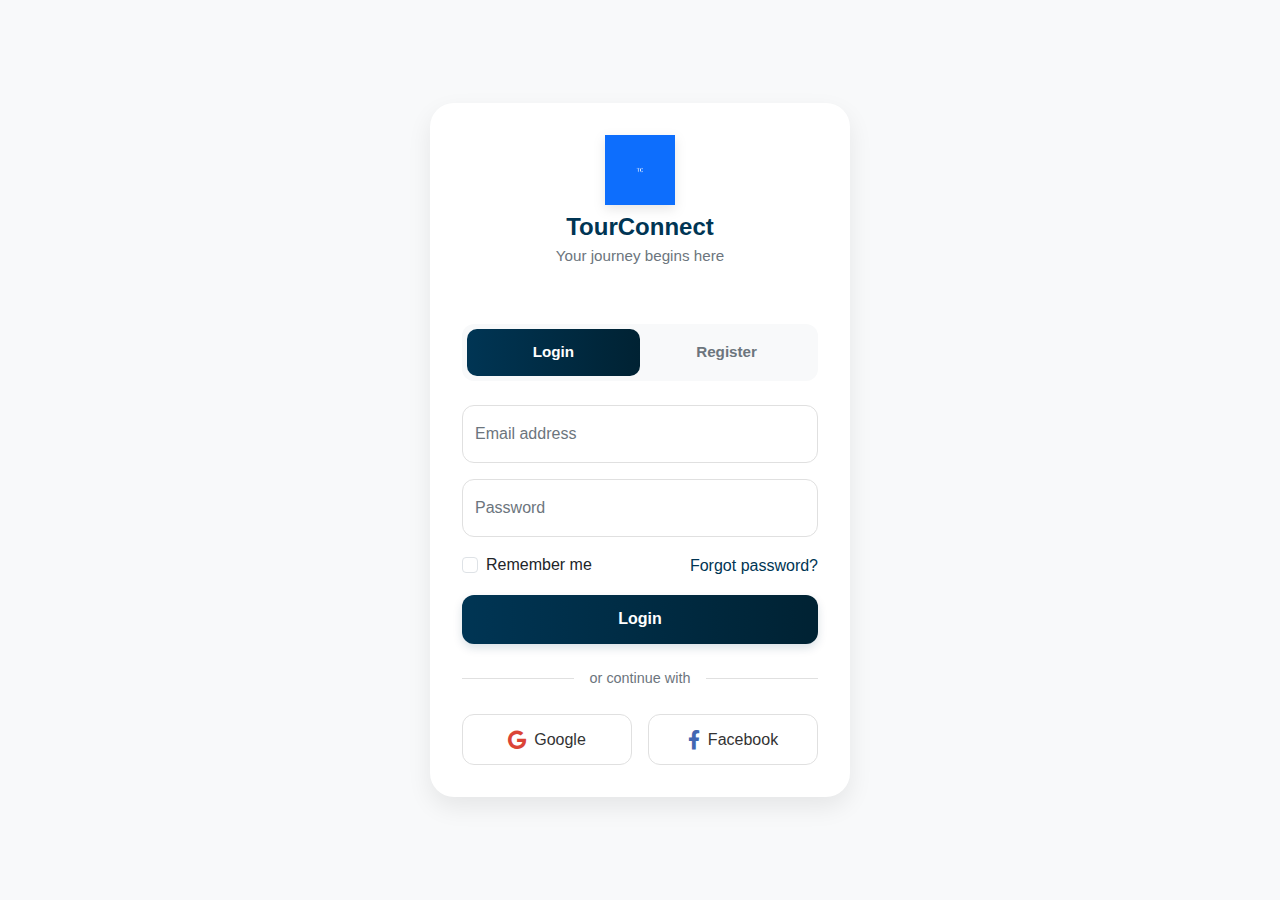
<file: auth.html>
<!DOCTYPE html>
<html lang="en">
<head>
    <meta charset="UTF-8">
    <meta name="viewport" content="width=device-width, initial-scale=1.0, maximum-scale=1.0, user-scalable=no">
    <meta name="theme-color" content="#003554">
    <meta name="apple-mobile-web-app-capable" content="yes">
    <meta name="apple-mobile-web-app-status-bar-style" content="black-translucent">
    <meta name="apple-mobile-web-app-title" content="TourConnect">
    <link rel="manifest" href="manifest.json">
    <link rel="apple-touch-icon" href="images/icons/icon-192x192.png">
    <title>Login & Register - TourConnect</title>
    <!-- Bootstrap CSS -->
    <link href="https://cdn.jsdelivr.net/npm/bootstrap@5.3.0/dist/css/bootstrap.min.css" rel="stylesheet">
    <!-- Custom CSS -->
    <link href="css/colors.css" rel="stylesheet">
    <link href="css/style.css" rel="stylesheet">
    <link href="css/mobile-app.css" rel="stylesheet">
    <!-- Font Awesome -->
    <link rel="stylesheet" href="https://cdnjs.cloudflare.com/ajax/libs/font-awesome/6.0.0/css/all.min.css">
    <!-- Hammer.js for touch gestures -->
    <script src="https://hammerjs.github.io/dist/hammer.min.js"></script>
    <style>
        /* Auth Page Specific Styles */
        body {
            background-color: #f8f9fa;
            min-height: 100vh;
            display: flex;
            flex-direction: column;
            touch-action: manipulation;
        }
        
        .auth-container {
            flex: 1;
            display: flex;
            align-items: center;
            justify-content: center;
            padding: 1.5rem;
        }
        
        .auth-card {
            width: 100%;
            max-width: 420px;
            border-radius: 24px;
            overflow: hidden;
            box-shadow: 0 10px 25px rgba(0,0,0,0.08);
            border: none;
            background-color: white;
        }
        
        .auth-header {
            padding: 2rem 0 1rem;
            text-align: center;
        }
        
        .auth-logo {
            width: 70px;
            height: 70px;
            margin-bottom: 0.5rem;
            filter: drop-shadow(0 4px 6px rgba(0,0,0,0.1));
        }
        
        .auth-title {
            font-size: 1.5rem;
            font-weight: 700;
            color: var(--primary);
            margin-bottom: 0;
        }
        
        .auth-subtitle {
            font-size: 0.95rem;
            color: #6c757d;
            margin-top: 0.25rem;
        }
        
        .auth-tabs {
            display: flex;
            margin: 1.5rem 2rem;
            background-color: #f8f9fa;
            border-radius: 12px;
            padding: 0.3rem;
            position: relative;
            z-index: 1;
        }
        
        .auth-tab {
            flex: 1;
            text-align: center;
            padding: 0.75rem 0;
            font-weight: 600;
            font-size: 0.95rem;
            color: #6c757d;
            cursor: pointer;
            border-radius: 10px;
            transition: all 0.3s ease;
            position: relative;
            z-index: 2;
            -webkit-tap-highlight-color: transparent;
            user-select: none;
        }
        
        .auth-tab.active {
            color: white;
        }
        
        .tab-indicator {
            position: absolute;
            height: calc(100% - 0.6rem);
            width: calc(50% - 0.3rem);
            background-image: linear-gradient(to right, var(--primary), var(--primary-dark));
            border-radius: 10px;
            top: 0.3rem;
            left: 0.3rem;
            transition: transform 0.5s cubic-bezier(0.25, 0.1, 0.25, 1);
            z-index: 1;
        }
        
        .tab-indicator.register {
            transform: translateX(100%);
        }
        
        .auth-form-container {
            padding: 0 2rem 2rem;
        }
        
        .auth-form {
            display: none;
            opacity: 0;
            transform: translateY(10px);
            transition: opacity 0.5s ease, transform 0.5s ease;
            position: absolute;
            width: 100%;
            left: 0;
            right: 0;
            padding: 0 2rem;
        }
        
        .auth-form.active {
            display: block;
            opacity: 1;
            transform: translateY(0);
            position: relative;
            padding: 0;
        }
        
        .form-floating {
            margin-bottom: 1rem;
        }
        
        .form-floating > .form-control {
            padding: 1rem 0.75rem;
            height: calc(3.5rem + 2px);
            border-radius: 12px;
            border: 1px solid #e0e0e0;
            box-shadow: none;
        }
        
        .form-floating > .form-control:focus {
            border-color: var(--primary-light);
            box-shadow: 0 0 0 0.25rem rgba(0, 53, 84, 0.1);
        }
        
        .form-floating > label {
            padding: 1rem 0.75rem;
            color: #6c757d;
        }
        
        .form-check-input:checked {
            background-color: var(--primary);
            border-color: var(--primary);
        }
        
        .btn-auth {
            border-radius: 12px;
            padding: 0.8rem;
            font-weight: 600;
            font-size: 1rem;
            box-shadow: 0 4px 10px rgba(0, 53, 84, 0.15);
            transition: all 0.3s ease;
            background-image: linear-gradient(to right, var(--primary), var(--primary-dark));
            border: none;
            margin-top: 0.5rem;
        }
        
        .btn-auth:hover {
            transform: translateY(-2px);
            box-shadow: 0 6px 15px rgba(0, 53, 84, 0.2);
        }
        
        .btn-auth:active {
            transform: translateY(0);
        }
        
        .auth-divider {
            display: flex;
            align-items: center;
            margin: 1.5rem 0;
            color: #6c757d;
        }
        
        .auth-divider::before,
        .auth-divider::after {
            content: '';
            flex: 1;
            height: 1px;
            background-color: #e0e0e0;
        }
        
        .auth-divider span {
            padding: 0 1rem;
            font-size: 0.9rem;
        }
        
        .social-login {
            display: flex;
            gap: 1rem;
        }
        
        .social-btn {
            flex: 1;
            display: flex;
            align-items: center;
            justify-content: center;
            padding: 0.8rem;
            border-radius: 12px;
            background-color: white;
            border: 1px solid #e0e0e0;
            color: #333;
            font-weight: 500;
            transition: all 0.3s ease;
            -webkit-tap-highlight-color: transparent;
        }
        
        .social-btn:hover {
            background-color: #f8f9fa;
            transform: translateY(-2px);
            box-shadow: 0 4px 8px rgba(0,0,0,0.05);
        }
        
        .social-btn i {
            font-size: 1.2rem;
            margin-right: 0.5rem;
        }
        
        .social-btn.google i {
            color: #DB4437;
        }
        
        .social-btn.facebook i {
            color: #4267B2;
        }
        
        .auth-footer {
            text-align: center;
            margin-top: 1.5rem;
            font-size: 0.9rem;
            color: #6c757d;
        }
        
        .auth-footer a {
            color: var(--primary);
            text-decoration: none;
            font-weight: 600;
        }
        
        /* Removed Account Type Selection */
        
        /* Responsive adjustments */
        @media (max-width: 576px) {
            .auth-container {
                padding: 1rem;
            }
            
            .auth-card {
                border-radius: 20px;
            }
            
            .auth-tabs {
                margin: 1.25rem 1.5rem;
            }
            
            .auth-form-container {
                padding: 0 1.5rem 1.5rem;
            }
        }
    </style>
</head>
<body>
    <!-- Auth Container -->
    <div class="auth-container">
        <div class="auth-card card">
            <!-- Auth Header -->
            <div class="auth-header">
                <img src="images/icons/icon-192x192.png" alt="TourConnect Logo" class="auth-logo">
                <h1 class="auth-title">TourConnect</h1>
                <p class="auth-subtitle">Your journey begins here</p>
            </div>
            
            <!-- Auth Tabs -->
            <div class="auth-tabs">
                <div class="tab-indicator"></div>
                <div class="auth-tab active" id="loginTab">Login</div>
                <div class="auth-tab" id="registerTab">Register</div>
            </div>
            
            <!-- Auth Forms Container -->
            <div class="auth-form-container">
                <!-- Login Form -->
                <form class="auth-form active" id="loginForm">
                    <div class="form-floating">
                        <input type="email" class="form-control" id="loginEmail" placeholder="Email address">
                        <label for="loginEmail">Email address</label>
                    </div>
                    
                    <div class="form-floating">
                        <input type="password" class="form-control" id="loginPassword" placeholder="Password">
                        <label for="loginPassword">Password</label>
                    </div>
                    
                    <div class="d-flex justify-content-between align-items-center mb-2">
                        <div class="form-check">
                            <input class="form-check-input" type="checkbox" id="rememberMe">
                            <label class="form-check-label" for="rememberMe">Remember me</label>
                        </div>
                        <a href="#" class="text-primary">Forgot password?</a>
                    </div>
                    
                    <button type="submit" class="btn btn-primary btn-auth w-100">Login</button>
                    
                    <div class="auth-divider">
                        <span>or continue with</span>
                    </div>
                    
                    <div class="social-login">
                        <button type="button" class="social-btn google">
                            <i class="fab fa-google"></i> Google
                        </button>
                        <button type="button" class="social-btn facebook">
                            <i class="fab fa-facebook-f"></i> Facebook
                        </button>
                    </div>
                </form>
                
                <!-- Register Form -->
                <form class="auth-form" id="registerForm">
                    <div class="row g-2">
                        <div class="col-6">
                            <div class="form-floating">
                                <input type="text" class="form-control" id="firstName" placeholder="First name">
                                <label for="firstName">First name</label>
                            </div>
                        </div>
                        <div class="col-6">
                            <div class="form-floating">
                                <input type="text" class="form-control" id="lastName" placeholder="Last name">
                                <label for="lastName">Last name</label>
                            </div>
                        </div>
                    </div>
                    
                    <div class="form-floating">
                        <input type="email" class="form-control" id="registerEmail" placeholder="Email address">
                        <label for="registerEmail">Email address</label>
                    </div>
                    
                    <div class="form-floating">
                        <input type="password" class="form-control" id="registerPassword" placeholder="Password">
                        <label for="registerPassword">Password</label>
                    </div>
                    
                    <div class="form-check mb-3 mt-2">
                        <input class="form-check-input" type="checkbox" id="termsCheck">
                        <label class="form-check-label" for="termsCheck">
                            I agree to the <a href="#">Terms of Service</a> and <a href="#">Privacy Policy</a>
                        </label>
                    </div>
                    
                    <button type="submit" class="btn btn-primary btn-auth w-100">Create Account</button>
                </form>
            </div>
        </div>
    </div>
    
    <script>
        document.addEventListener('DOMContentLoaded', function() {
            // Tab switching functionality
            const loginTab = document.getElementById('loginTab');
            const registerTab = document.getElementById('registerTab');
            const loginForm = document.getElementById('loginForm');
            const registerForm = document.getElementById('registerForm');
            const tabIndicator = document.querySelector('.tab-indicator');
            
            // Add form submission handlers to redirect to index.html
            loginForm.addEventListener('submit', function(event) {
                event.preventDefault();
                window.location.href = 'index.html';
            });
            
            registerForm.addEventListener('submit', function(event) {
                event.preventDefault();
                window.location.href = 'index.html';
            });

            function switchTab(activeTab, inactiveTab, showForm, hideForm, indicatorClass) {
                // Update tab states
                activeTab.classList.add('active');
                inactiveTab.classList.remove('active');
                
                // Move tab indicator immediately
                if (indicatorClass) {
                    tabIndicator.classList.add(indicatorClass);
                } else {
                    tabIndicator.classList.remove('register');
                }
                
                // Prepare the new form for animation
                showForm.style.display = 'block';
                showForm.style.opacity = '0';
                showForm.style.transform = 'translateY(10px)';
                
                // Trigger reflow to ensure CSS transitions work properly
                void showForm.offsetWidth;
                
                // Hide current form with animation
                hideForm.style.opacity = '0';
                hideForm.style.transform = 'translateY(-10px)';
                
                // After current form starts fading out, prepare next form
                setTimeout(() => {
                    hideForm.classList.remove('active');
                    showForm.classList.add('active');
                    
                    // Trigger another reflow
                    void showForm.offsetWidth;
                    
                    // Show new form with animation
                    showForm.style.opacity = '1';
                    showForm.style.transform = 'translateY(0)';
                }, 250);
            }

            loginTab.addEventListener('click', () => {
                switchTab(loginTab, registerTab, loginForm, registerForm);
            });

            registerTab.addEventListener('click', () => {
                switchTab(registerTab, loginTab, registerForm, loginForm, 'register');
            });

            // Removed account type selection code

            // Add active state to buttons on touch
            const buttons = document.querySelectorAll('button, .auth-tab, .account-type-option');
            buttons.forEach(button => {
                button.addEventListener('touchstart', function() {
                    this.style.transform = 'scale(0.98)';
                });
                button.addEventListener('touchend', function() {
                    this.style.transform = '';
                });
            });
            
            // Add click handlers for social login buttons to redirect to index.html
            document.querySelectorAll('.social-btn').forEach(button => {
                button.addEventListener('click', function() {
                    window.location.href = 'index.html';
                });
            });
        });
    </script>
</body>
</html>
</file>
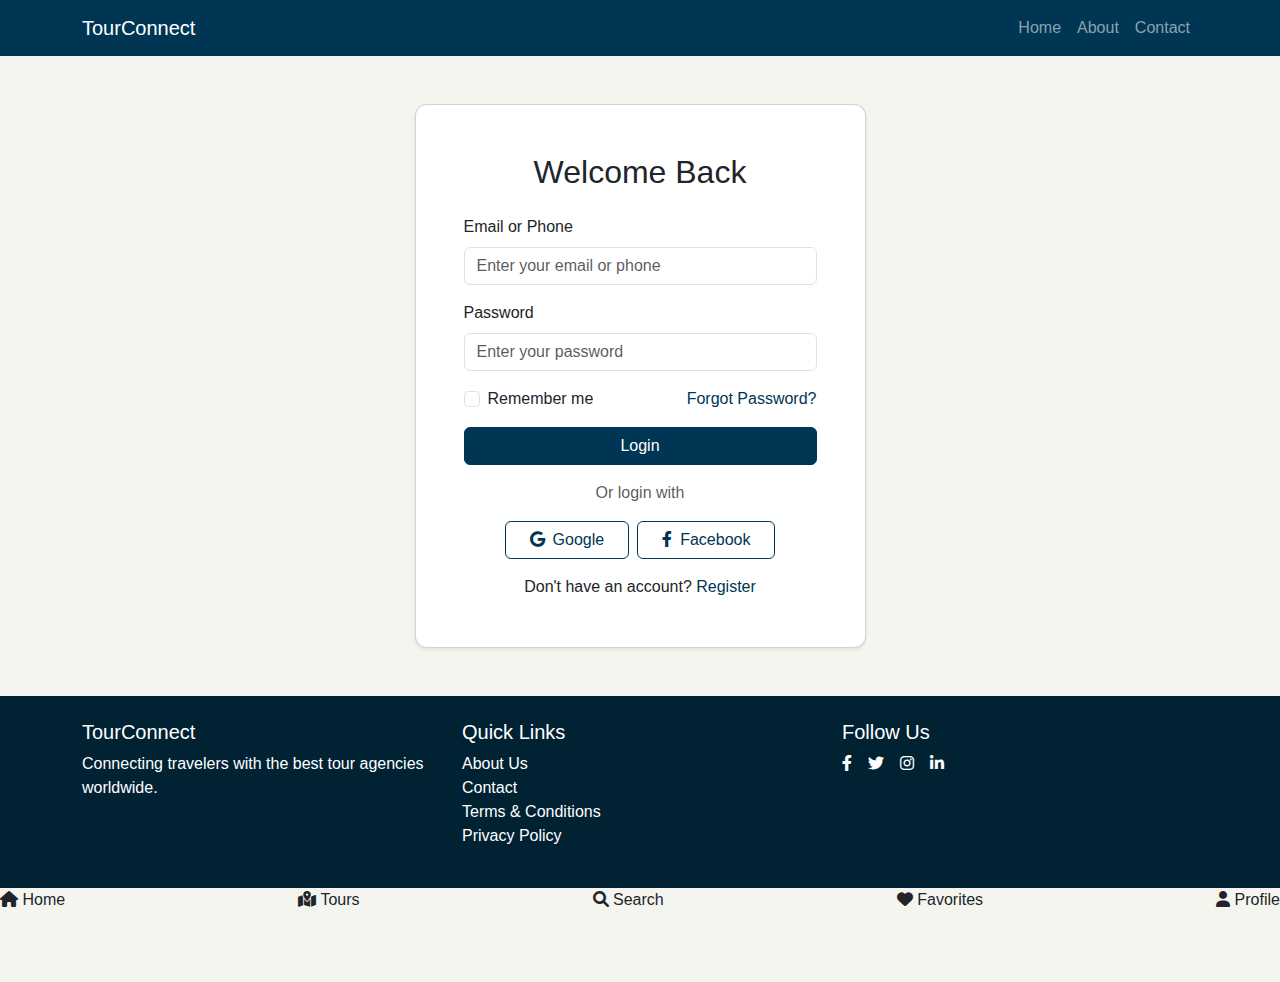
<file: login.html>
<!DOCTYPE html>
<html lang="en">
<head>
    <meta charset="UTF-8">
    <meta name="viewport" content="width=device-width, initial-scale=1.0">
    <meta name="theme-color" content="#003554">
    <meta name="apple-mobile-web-app-capable" content="yes">
    <meta name="apple-mobile-web-app-status-bar-style" content="black-translucent">
    <meta name="apple-mobile-web-app-title" content="TourConnect">
    <link rel="manifest" href="manifest.json">
    <link rel="apple-touch-icon" href="images/icons/icon-192x192.png">
    <title>Login - TourConnect</title>
    <!-- Bootstrap CSS -->
    <link href="https://cdn.jsdelivr.net/npm/bootstrap@5.3.0/dist/css/bootstrap.min.css" rel="stylesheet">
    <!-- Custom CSS -->
    <link href="css/colors.css" rel="stylesheet">
    <link href="css/style.css" rel="stylesheet">
    <!-- Font Awesome -->
    <link rel="stylesheet" href="https://cdnjs.cloudflare.com/ajax/libs/font-awesome/6.0.0/css/all.min.css">
</head>
<body class="bg-light" style="padding-bottom: 70px;">
    <!-- Navbar -->
    <nav class="navbar navbar-expand-lg navbar-dark bg-primary">
        <div class="container">
            <a class="navbar-brand" href="index.html">TourConnect</a>
            <button class="navbar-toggler" type="button" data-bs-toggle="collapse" data-bs-target="#navbarNav">
                <span class="navbar-toggler-icon"></span>
            </button>
            <div class="collapse navbar-collapse" id="navbarNav">
                <ul class="navbar-nav ms-auto">
                    <li class="nav-item">
                        <a class="nav-link" href="index.html">Home</a>
                    </li>
                    <li class="nav-item">
                        <a class="nav-link" href="#">About</a>
                    </li>
                    <li class="nav-item">
                        <a class="nav-link" href="#">Contact</a>
                    </li>
                </ul>
            </div>
        </div>
    </nav>

    <!-- Login Section -->
    <div class="container my-5">
        <div class="row justify-content-center">
            <div class="col-md-6 col-lg-5">
                <div class="card shadow-sm">
                    <div class="card-body p-5">
                        <h2 class="text-center mb-4">Welcome Back</h2>
                        
                        <!-- Login Form -->
                        <form>
                            <div class="mb-3">
                                <label class="form-label">Email or Phone</label>
                                <input type="text" class="form-control" placeholder="Enter your email or phone">
                            </div>
                            <div class="mb-3">
                                <label class="form-label">Password</label>
                                <input type="password" class="form-control" placeholder="Enter your password">
                            </div>
                            <div class="mb-3 form-check">
                                <input type="checkbox" class="form-check-input" id="rememberMe">
                                <label class="form-check-label" for="rememberMe">Remember me</label>
                                <a href="#" class="float-end text-primary">Forgot Password?</a>
                            </div>
                            <button type="submit" class="btn btn-primary w-100 mb-3">Login</button>
                        </form>

                        <!-- Social Login -->
                        <div class="text-center mb-3">
                            <p class="text-muted">Or login with</p>
                            <div class="d-flex justify-content-center gap-2">
                                <button class="btn btn-outline-primary px-4">
                                    <i class="fab fa-google me-2"></i>Google
                                </button>
                                <button class="btn btn-outline-primary px-4">
                                    <i class="fab fa-facebook-f me-2"></i>Facebook
                                </button>
                            </div>
                        </div>

                        <!-- Register Link -->
                        <div class="text-center">
                            <p class="mb-0">Don't have an account? <a href="register.html" class="text-primary">Register</a></p>
                        </div>
                    </div>
                </div>
            </div>
        </div>
    </div>

    <!-- Footer -->
    <footer class="bg-dark text-white py-4 mt-5">
        <div class="container">
            <div class="row">
                <div class="col-md-4">
                    <h5>TourConnect</h5>
                    <p>Connecting travelers with the best tour agencies worldwide.</p>
                </div>
                <div class="col-md-4">
                    <h5>Quick Links</h5>
                    <ul class="list-unstyled">
                        <li><a href="#" class="text-white">About Us</a></li>
                        <li><a href="#" class="text-white">Contact</a></li>
                        <li><a href="#" class="text-white">Terms & Conditions</a></li>
                        <li><a href="#" class="text-white">Privacy Policy</a></li>
                    </ul>
                </div>
                <div class="col-md-4">
                    <h5>Follow Us</h5>
                    <div class="d-flex gap-3">
                        <a href="#" class="text-white"><i class="fab fa-facebook-f"></i></a>
                        <a href="#" class="text-white"><i class="fab fa-twitter"></i></a>
                        <a href="#" class="text-white"><i class="fab fa-instagram"></i></a>
                        <a href="#" class="text-white"><i class="fab fa-linkedin-in"></i></a>
                    </div>
                </div>
            </div>
        </div>
    </footer>

    <!-- Mobile Bottom Navigation -->
    <nav class="mobile-bottom-nav d-flex justify-content-between align-items-center">
        <a href="index.html" class="nav-item nav-link">
            <i class="fas fa-home"></i>
            <span>Home</span>
        </a>
        <a href="tour-package-list.html" class="nav-item nav-link">
            <i class="fas fa-map-marked-alt"></i>
            <span>Tours</span>
        </a>
        <a href="search.html" class="nav-item nav-link">
            <i class="fas fa-search"></i>
            <span>Search</span>
        </a>
        <a href="favorites.html" class="nav-item nav-link">
            <i class="fas fa-heart"></i>
            <span>Favorites</span>
        </a>
        <a href="profile.html" class="nav-item nav-link active">
            <i class="fas fa-user"></i>
            <span>Profile</span>
        </a>
    </nav>

    <!-- Bootstrap JS -->
    <script src="https://cdn.jsdelivr.net/npm/bootstrap@5.3.0/dist/js/bootstrap.bundle.min.js"></script>
    <!-- PWA Script -->
    <script src="js/pwa.js"></script>
</body>
</html>
</file>
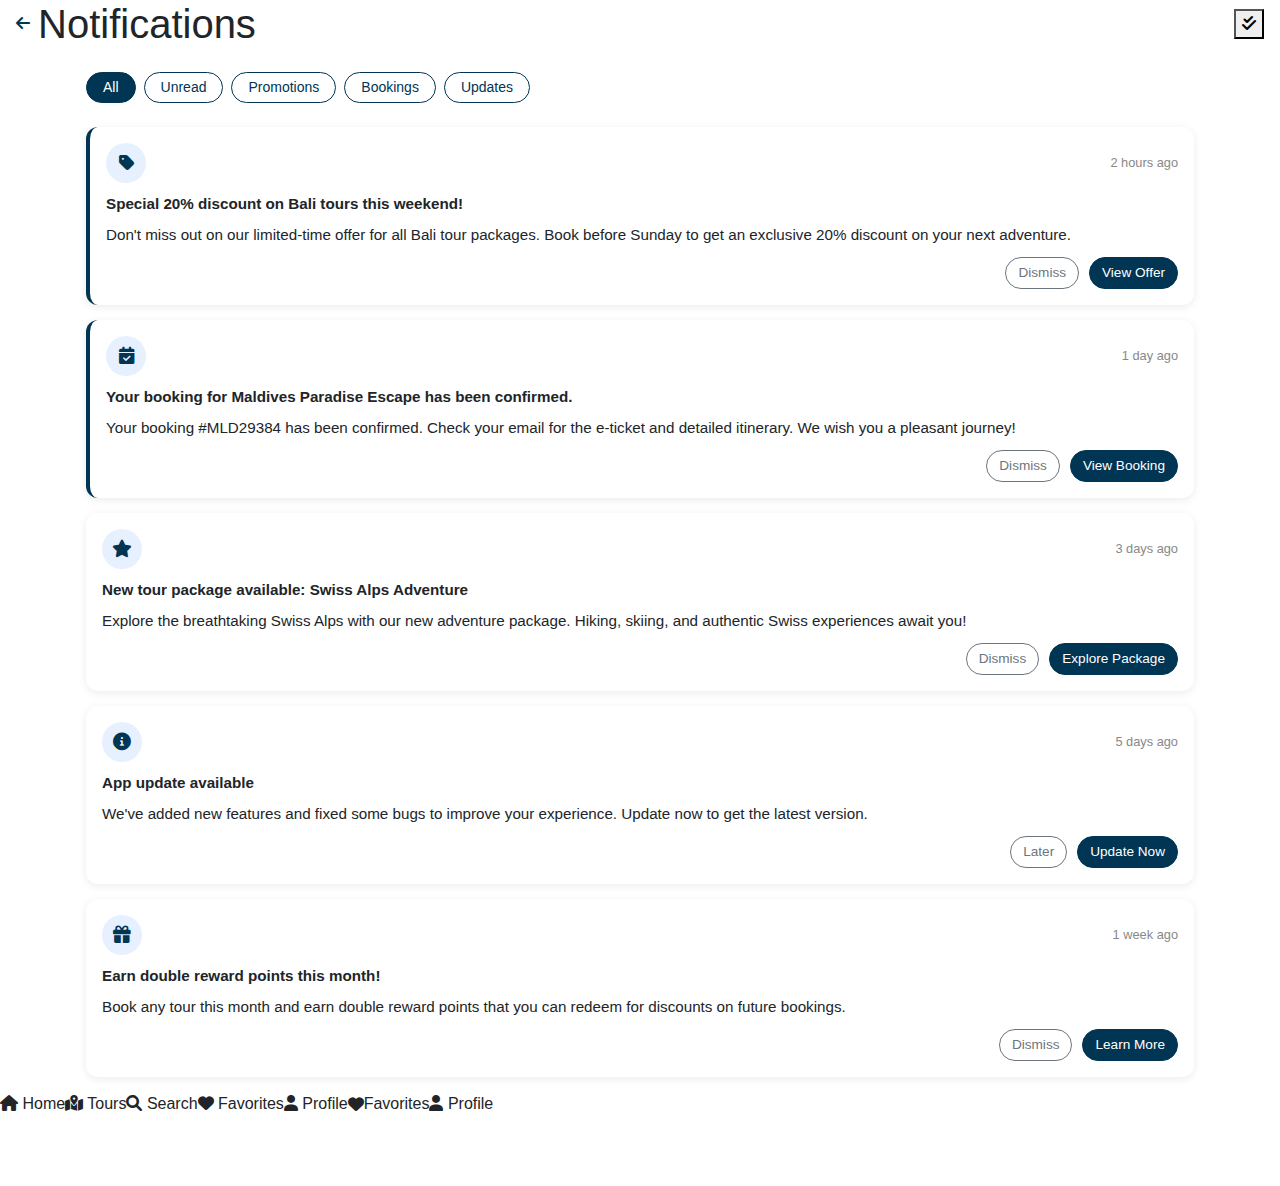
<file: notifications.html>
<!DOCTYPE html>
<html lang="en">
<head>
    <meta charset="UTF-8">
    <meta name="viewport" content="width=device-width, initial-scale=1.0, maximum-scale=1.0, user-scalable=no">
    <meta name="theme-color" content="#003554">
    <meta name="apple-mobile-web-app-capable" content="yes">
    <meta name="apple-mobile-web-app-status-bar-style" content="black-translucent">
    <meta name="apple-mobile-web-app-title" content="TourConnect">
    <link rel="manifest" href="manifest.json">
    <link rel="apple-touch-icon" href="images/icons/icon-192x192.png">
    <title>Notifications - TourConnect</title>
    <!-- Bootstrap CSS -->
    <link href="https://cdn.jsdelivr.net/npm/bootstrap@5.3.0/dist/css/bootstrap.min.css" rel="stylesheet">
    <!-- Custom CSS -->
    <link href="css/colors.css" rel="stylesheet">
    <link href="css/style.css" rel="stylesheet">
    <link href="css/notifications.css" rel="stylesheet">
    <!-- Font Awesome -->
    <link rel="stylesheet" href="https://cdnjs.cloudflare.com/ajax/libs/font-awesome/6.0.0/css/all.min.css">
    <!-- Custom JavaScript -->
    <script src="js/pwa.js" defer></script>
    <script src="js/notifications.js" defer></script>
    <!-- Bootstrap JavaScript -->
    <script src="https://cdn.jsdelivr.net/npm/bootstrap@5.3.0/dist/js/bootstrap.bundle.min.js"></script>
    <style>
        body {
            padding-bottom: 70px; /* Space for bottom navigation */
            touch-action: manipulation;
            -webkit-tap-highlight-color: transparent;
        }
        
        .notification-page-item {
            border-radius: 12px;
            margin-bottom: 15px;
            box-shadow: 0 2px 8px rgba(0,0,0,0.08);
            background-color: white;
            overflow: hidden;
        }
        
        .notification-page-item.unread {
            border-left: 4px solid var(--primary);
        }
        
        .notification-page-content {
            padding: 16px;
        }
        
        .notification-page-header {
            display: flex;
            align-items: center;
            margin-bottom: 10px;
        }
        
        .notification-page-icon {
            width: 40px;
            height: 40px;
            border-radius: 50%;
            background-color: rgba(var(--bs-primary-rgb), 0.1);
            display: flex;
            align-items: center;
            justify-content: center;
            margin-right: 12px;
            flex-shrink: 0;
        }
        
        .notification-page-icon i {
            color: var(--primary);
            font-size: 1.1rem;
        }
        
        .notification-page-time {
            font-size: 0.8rem;
            color: #888;
            margin-left: auto;
        }
        
        .notification-page-text {
            font-size: 0.95rem;
            line-height: 1.5;
            margin-bottom: 10px;
        }
        
        .notification-page-actions {
            display: flex;
            justify-content: flex-end;
            gap: 10px;
        }
        
        .notification-page-actions button {
            font-size: 0.85rem;
            padding: 5px 12px;
            border-radius: 20px;
        }
        
        .notification-empty {
            text-align: center;
            padding: 40px 20px;
            color: #888;
        }
        
        .notification-empty i {
            font-size: 3rem;
            color: #ddd;
            margin-bottom: 15px;
        }
    </style>
</head>
<body>
    <!-- Mobile App-like Header -->
    <header class="app-header">
        <div class="container-fluid px-3">
            <div class="d-flex align-items-center justify-content-between">
                <!-- Back Button and Title -->
                <div class="d-flex align-items-center">
                    <a href="index.html" class="header-icon-btn me-2">
                        <i class="fas fa-arrow-left"></i>
                    </a>
                    <h1 class="app-logo-text mb-0">Notifications</h1>
                </div>
                
                <!-- Header Icons -->
                <div class="app-header-icons">
                    <button class="header-icon-btn" id="markAllReadBtn">
                        <i class="fas fa-check-double"></i>
                    </button>
                </div>
            </div>
        </div>
    </header>

    <!-- Main Content -->
    <main class="container mt-4 px-3">
        <!-- Filter Tabs -->
        <div class="d-flex mb-3 overflow-auto pb-2">
            <button class="btn btn-sm btn-primary me-2 px-3 rounded-pill active" data-filter="all">All</button>
            <button class="btn btn-sm btn-outline-primary me-2 px-3 rounded-pill" data-filter="unread">Unread</button>
            <button class="btn btn-sm btn-outline-primary me-2 px-3 rounded-pill" data-filter="promotions">Promotions</button>
            <button class="btn btn-sm btn-outline-primary me-2 px-3 rounded-pill" data-filter="bookings">Bookings</button>
            <button class="btn btn-sm btn-outline-primary px-3 rounded-pill" data-filter="updates">Updates</button>
        </div>
        
        <!-- Notifications List -->
        <div class="notifications-page-list">
            <!-- Notification Item 1 -->
            <div class="notification-page-item unread" data-type="promotions">
                <div class="notification-page-content">
                    <div class="notification-page-header">
                        <div class="notification-page-icon">
                            <i class="fas fa-tag"></i>
                        </div>
                        <div class="notification-page-time">2 hours ago</div>
                    </div>
                    <div class="notification-page-text">
                        <strong>Special 20% discount on Bali tours this weekend!</strong>
                        <p class="mt-2 mb-0">Don't miss out on our limited-time offer for all Bali tour packages. Book before Sunday to get an exclusive 20% discount on your next adventure.</p>
                    </div>
                    <div class="notification-page-actions">
                        <button class="btn btn-sm btn-outline-secondary">Dismiss</button>
                        <button class="btn btn-sm btn-primary">View Offer</button>
                    </div>
                </div>
            </div>
            
            <!-- Notification Item 2 -->
            <div class="notification-page-item unread" data-type="bookings">
                <div class="notification-page-content">
                    <div class="notification-page-header">
                        <div class="notification-page-icon">
                            <i class="fas fa-calendar-check"></i>
                        </div>
                        <div class="notification-page-time">1 day ago</div>
                    </div>
                    <div class="notification-page-text">
                        <strong>Your booking for Maldives Paradise Escape has been confirmed.</strong>
                        <p class="mt-2 mb-0">Your booking #MLD29384 has been confirmed. Check your email for the e-ticket and detailed itinerary. We wish you a pleasant journey!</p>
                    </div>
                    <div class="notification-page-actions">
                        <button class="btn btn-sm btn-outline-secondary">Dismiss</button>
                        <button class="btn btn-sm btn-primary">View Booking</button>
                    </div>
                </div>
            </div>
            
            <!-- Notification Item 3 -->
            <div class="notification-page-item" data-type="updates">
                <div class="notification-page-content">
                    <div class="notification-page-header">
                        <div class="notification-page-icon">
                            <i class="fas fa-star"></i>
                        </div>
                        <div class="notification-page-time">3 days ago</div>
                    </div>
                    <div class="notification-page-text">
                        <strong>New tour package available: Swiss Alps Adventure</strong>
                        <p class="mt-2 mb-0">Explore the breathtaking Swiss Alps with our new adventure package. Hiking, skiing, and authentic Swiss experiences await you!</p>
                    </div>
                    <div class="notification-page-actions">
                        <button class="btn btn-sm btn-outline-secondary">Dismiss</button>
                        <button class="btn btn-sm btn-primary">Explore Package</button>
                    </div>
                </div>
            </div>
            
            <!-- Notification Item 4 -->
            <div class="notification-page-item" data-type="updates">
                <div class="notification-page-content">
                    <div class="notification-page-header">
                        <div class="notification-page-icon">
                            <i class="fas fa-info-circle"></i>
                        </div>
                        <div class="notification-page-time">5 days ago</div>
                    </div>
                    <div class="notification-page-text">
                        <strong>App update available</strong>
                        <p class="mt-2 mb-0">We've added new features and fixed some bugs to improve your experience. Update now to get the latest version.</p>
                    </div>
                    <div class="notification-page-actions">
                        <button class="btn btn-sm btn-outline-secondary">Later</button>
                        <button class="btn btn-sm btn-primary">Update Now</button>
                    </div>
                </div>
            </div>
            
            <!-- Notification Item 5 -->
            <div class="notification-page-item" data-type="promotions">
                <div class="notification-page-content">
                    <div class="notification-page-header">
                        <div class="notification-page-icon">
                            <i class="fas fa-gift"></i>
                        </div>
                        <div class="notification-page-time">1 week ago</div>
                    </div>
                    <div class="notification-page-text">
                        <strong>Earn double reward points this month!</strong>
                        <p class="mt-2 mb-0">Book any tour this month and earn double reward points that you can redeem for discounts on future bookings.</p>
                    </div>
                    <div class="notification-page-actions">
                        <button class="btn btn-sm btn-outline-secondary">Dismiss</button>
                        <button class="btn btn-sm btn-primary">Learn More</button>
                    </div>
                </div>
            </div>
        </div>
    </main>

    <!-- Bottom Navigation -->
    <nav class="mobile-bottom-nav d-flex justify-content-between align-items-center">
        <a href="index.html" class="nav-item nav-link">
            <i class="fas fa-home"></i>
            <span>Home</span>
        </a>
        <a href="tour-package-list.html" class="nav-item nav-link">
            <i class="fas fa-map-marked-alt"></i>
            <span>Tours</span>
        </a>
        <a href="search.html" class="nav-item nav-link">
            <i class="fas fa-search"></i>
            <span>Search</span>
        </a>
        <a href="favorites.html" class="nav-item nav-link active">
            <i class="fas fa-heart"></i>
            <span>Favorites</span>
        </a>
        <a href="profile.html" class="nav-item nav-link">
            <i class="fas fa-user"></i>
            <span>Profile</span>
        </a>
                        <i class="fas fa-heart"></i>
                        <span>Favorites</span>
                    </a>
                </div>
                <div class="col nav-item">
                    <a href="profile.html" class="nav-link">
                        <i class="fas fa-user"></i>
                        <span>Profile</span>
                    </a>
                </div>
            </div>
        </div>
    </nav>

    <script>
        document.addEventListener('DOMContentLoaded', function() {
            // Filter buttons functionality
            const filterButtons = document.querySelectorAll('[data-filter]');
            const notificationItems = document.querySelectorAll('.notification-page-item');
            
            filterButtons.forEach(button => {
                button.addEventListener('click', function() {
                    // Remove active class from all buttons
                    filterButtons.forEach(btn => btn.classList.remove('active', 'btn-primary'));
                    filterButtons.forEach(btn => btn.classList.add('btn-outline-primary'));
                    
                    // Add active class to clicked button
                    this.classList.add('active', 'btn-primary');
                    this.classList.remove('btn-outline-primary');
                    
                    const filter = this.getAttribute('data-filter');
                    
                    // Show/hide notifications based on filter
                    notificationItems.forEach(item => {
                        if (filter === 'all') {
                            item.style.display = 'block';
                        } else if (filter === 'unread') {
                            item.style.display = item.classList.contains('unread') ? 'block' : 'none';
                        } else {
                            item.style.display = item.getAttribute('data-type') === filter ? 'block' : 'none';
                        }
                    });
                });
            });
            
            // Mark all as read functionality
            const markAllReadBtn = document.getElementById('markAllReadBtn');
            markAllReadBtn.addEventListener('click', function() {
                notificationItems.forEach(item => {
                    item.classList.remove('unread');
                });
            });
            
            // Dismiss notification functionality
            const dismissButtons = document.querySelectorAll('.notification-page-actions .btn-outline-secondary');
            dismissButtons.forEach(button => {
                button.addEventListener('click', function() {
                    const notificationItem = this.closest('.notification-page-item');
                    notificationItem.style.display = 'none';
                });
            });
        });
</file>
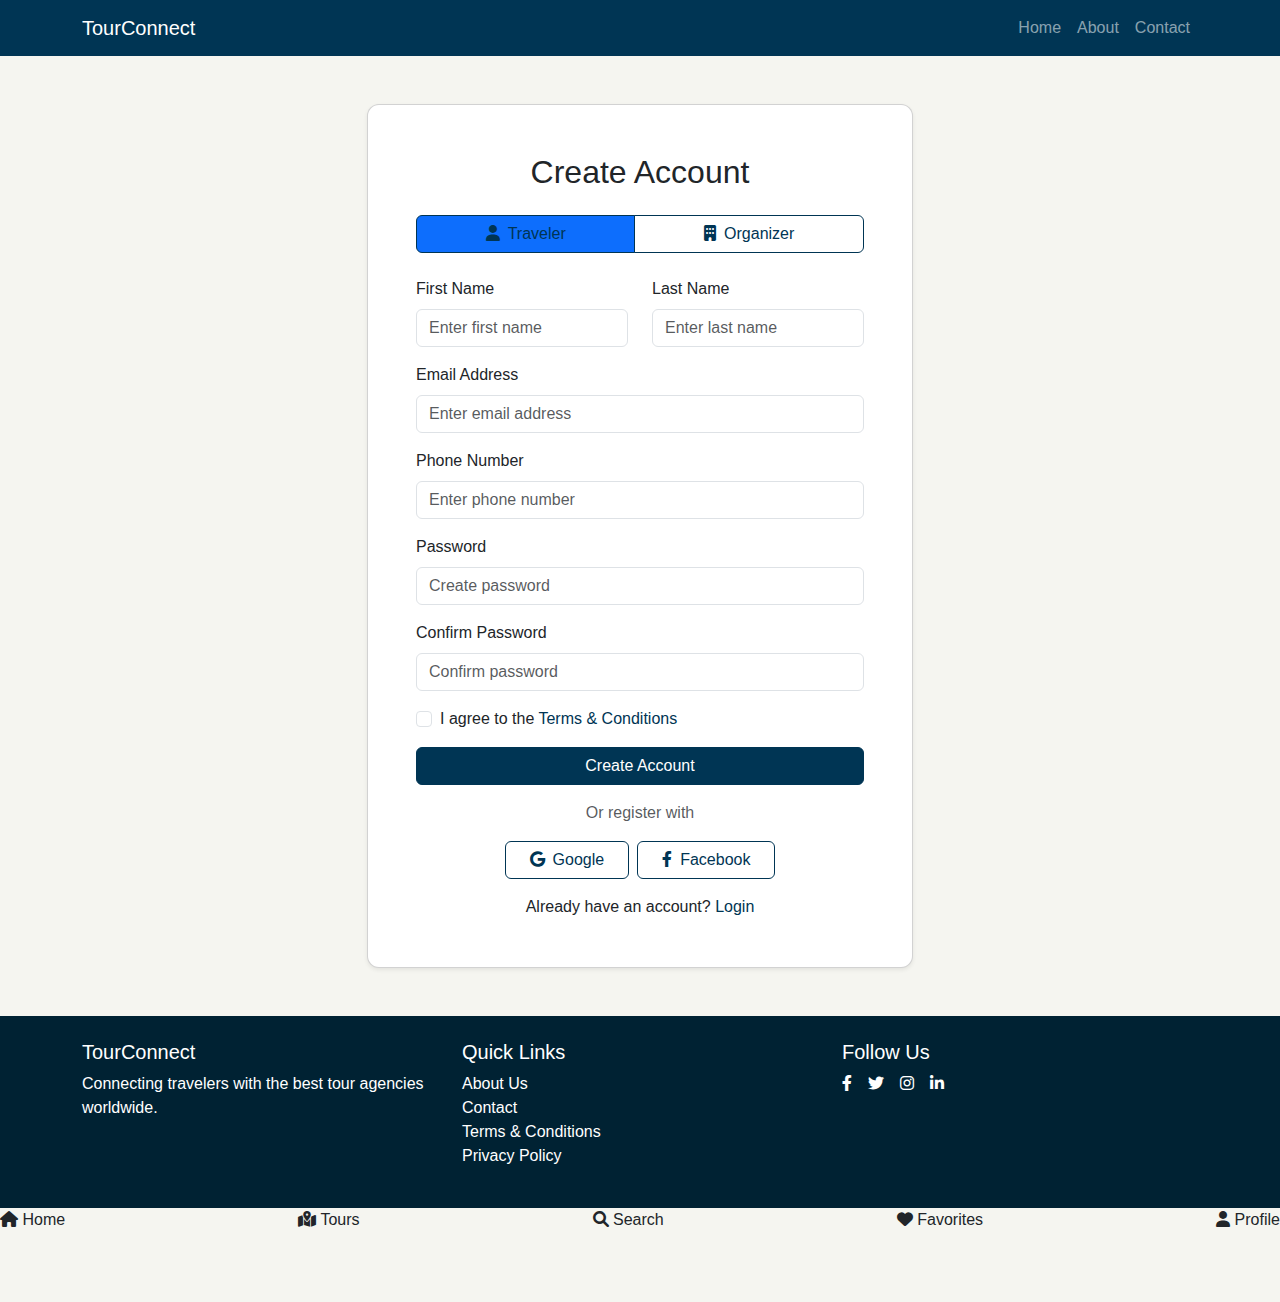
<file: register.html>
<!DOCTYPE html>
<html lang="en">
<head>
    <meta charset="UTF-8">
    <meta name="viewport" content="width=device-width, initial-scale=1.0">
    <meta name="theme-color" content="#003554">
    <meta name="apple-mobile-web-app-capable" content="yes">
    <meta name="apple-mobile-web-app-status-bar-style" content="black-translucent">
    <meta name="apple-mobile-web-app-title" content="TourConnect">
    <link rel="manifest" href="manifest.json">
    <link rel="apple-touch-icon" href="images/icons/icon-192x192.png">
    <title>Register - TourConnect</title>
    <!-- Bootstrap CSS -->
    <link href="https://cdn.jsdelivr.net/npm/bootstrap@5.3.0/dist/css/bootstrap.min.css" rel="stylesheet">
    <!-- Custom CSS -->
    <link href="css/colors.css" rel="stylesheet">
    <link href="css/style.css" rel="stylesheet">
    <!-- Font Awesome -->
    <link rel="stylesheet" href="https://cdnjs.cloudflare.com/ajax/libs/font-awesome/6.0.0/css/all.min.css">
</head>
<body class="bg-light" style="padding-bottom: 70px;">
    <!-- Navbar -->
    <nav class="navbar navbar-expand-lg navbar-dark bg-primary">
        <div class="container">
            <a class="navbar-brand" href="index.html">TourConnect</a>
            <button class="navbar-toggler" type="button" data-bs-toggle="collapse" data-bs-target="#navbarNav">
                <span class="navbar-toggler-icon"></span>
            </button>
            <div class="collapse navbar-collapse" id="navbarNav">
                <ul class="navbar-nav ms-auto">
                    <li class="nav-item">
                        <a class="nav-link" href="index.html">Home</a>
                    </li>
                    <li class="nav-item">
                        <a class="nav-link" href="#">About</a>
                    </li>
                    <li class="nav-item">
                        <a class="nav-link" href="#">Contact</a>
                    </li>
                </ul>
            </div>
        </div>
    </nav>

    <!-- Registration Section -->
    <div class="container my-5">
        <div class="row justify-content-center">
            <div class="col-md-8 col-lg-6">
                <div class="card shadow-sm">
                    <div class="card-body p-5">
                        <h2 class="text-center mb-4">Create Account</h2>
                        
                        <!-- Account Type Selection -->
                        <div class="btn-group w-100 mb-4" role="group">
                            <input type="radio" class="btn-check" name="accountType" id="traveler" checked>
                            <label class="btn btn-outline-primary" for="traveler">
                                <i class="fas fa-user me-2"></i>Traveler
                            </label>
                            <input type="radio" class="btn-check" name="accountType" id="organizer">
                            <label class="btn btn-outline-primary" for="organizer">
                                <i class="fas fa-building me-2"></i>Organizer
                            </label>
                        </div>

                        <!-- Registration Form -->
                        <form>
                            <div class="row">
                                <div class="col-md-6 mb-3">
                                    <label class="form-label">First Name</label>
                                    <input type="text" class="form-control" placeholder="Enter first name">
                                </div>
                                <div class="col-md-6 mb-3">
                                    <label class="form-label">Last Name</label>
                                    <input type="text" class="form-control" placeholder="Enter last name">
                                </div>
                            </div>

                            <div class="mb-3">
                                <label class="form-label">Email Address</label>
                                <input type="email" class="form-control" placeholder="Enter email address">
                            </div>

                            <div class="mb-3">
                                <label class="form-label">Phone Number</label>
                                <input type="tel" class="form-control" placeholder="Enter phone number">
                            </div>

                            <div class="mb-3">
                                <label class="form-label">Password</label>
                                <input type="password" class="form-control" placeholder="Create password">
                            </div>

                            <div class="mb-3">
                                <label class="form-label">Confirm Password</label>
                                <input type="password" class="form-control" placeholder="Confirm password">
                            </div>

                            <!-- Organizer-specific fields (initially hidden) -->
                            <div id="organizerFields" style="display: none;">
                                <div class="mb-3">
                                    <label class="form-label">Company Name</label>
                                    <input type="text" class="form-control" placeholder="Enter company name">
                                </div>
                                <div class="mb-3">
                                    <label class="form-label">Business License Number</label>
                                    <input type="text" class="form-control" placeholder="Enter license number">
                                </div>
                            </div>

                            <div class="mb-3 form-check">
                                <input type="checkbox" class="form-check-input" id="terms">
                                <label class="form-check-label" for="terms">
                                    I agree to the <a href="#" class="text-primary">Terms & Conditions</a>
                                </label>
                            </div>

                            <button type="submit" class="btn btn-primary w-100 mb-3">Create Account</button>
                        </form>

                        <!-- Social Registration -->
                        <div class="text-center mb-3">
                            <p class="text-muted">Or register with</p>
                            <div class="d-flex justify-content-center gap-2">
                                <button class="btn btn-outline-primary px-4">
                                    <i class="fab fa-google me-2"></i>Google
                                </button>
                                <button class="btn btn-outline-primary px-4">
                                    <i class="fab fa-facebook-f me-2"></i>Facebook
                                </button>
                            </div>
                        </div>

                        <!-- Login Link -->
                        <div class="text-center">
                            <p class="mb-0">Already have an account? <a href="login.html" class="text-primary">Login</a></p>
                        </div>
                    </div>
                </div>
            </div>
        </div>
    </div>

    <!-- Footer -->
    <footer class="bg-dark text-white py-4 mt-5">
        <div class="container">
            <div class="row">
                <div class="col-md-4">
                    <h5>TourConnect</h5>
                    <p>Connecting travelers with the best tour agencies worldwide.</p>
                </div>
                <div class="col-md-4">
                    <h5>Quick Links</h5>
                    <ul class="list-unstyled">
                        <li><a href="#" class="text-white">About Us</a></li>
                        <li><a href="#" class="text-white">Contact</a></li>
                        <li><a href="#" class="text-white">Terms & Conditions</a></li>
                        <li><a href="#" class="text-white">Privacy Policy</a></li>
                    </ul>
                </div>
                <div class="col-md-4">
                    <h5>Follow Us</h5>
                    <div class="d-flex gap-3">
                        <a href="#" class="text-white"><i class="fab fa-facebook-f"></i></a>
                        <a href="#" class="text-white"><i class="fab fa-twitter"></i></a>
                        <a href="#" class="text-white"><i class="fab fa-instagram"></i></a>
                        <a href="#" class="text-white"><i class="fab fa-linkedin-in"></i></a>
                    </div>
                </div>
            </div>
        </div>
    </footer>

    <!-- Mobile Bottom Navigation -->
    <nav class="mobile-bottom-nav d-flex justify-content-between align-items-center">
        <a href="index.html" class="nav-item nav-link">
            <i class="fas fa-home"></i>
            <span>Home</span>
        </a>
        <a href="tour-package-list.html" class="nav-item nav-link">
            <i class="fas fa-map-marked-alt"></i>
            <span>Tours</span>
        </a>
        <a href="search.html" class="nav-item nav-link">
            <i class="fas fa-search"></i>
            <span>Search</span>
        </a>
        <a href="favorites.html" class="nav-item nav-link">
            <i class="fas fa-heart"></i>
            <span>Favorites</span>
        </a>
        <a href="profile.html" class="nav-item nav-link active">
            <i class="fas fa-user"></i>
            <span>Profile</span>
        </a>
    </nav>

    <!-- Bootstrap JS -->
    <script src="https://cdn.jsdelivr.net/npm/bootstrap@5.3.0/dist/js/bootstrap.bundle.min.js"></script>
    <!-- Custom JS -->
    <script>
        // Toggle organizer-specific fields
        document.getElementById('organizer').addEventListener('change', function() {
            document.getElementById('organizerFields').style.display = 'block';
        });
        document.getElementById('traveler').addEventListener('change', function() {
            document.getElementById('organizerFields').style.display = 'none';
        });
    </script>
    <!-- PWA Script -->
    <script src="js/pwa.js"></script>
</body>
</html>
</file>
<file: css/colors.css>
:root {
    --primary: #003554;
    --primary-dark: #002233;
    --primary-light: #004d77;
    --secondary: #BFA181;
    --secondary-light: #D4BFA6;
    --background-light: #F5F5F0;
    --text-dark: #2C3E50;
    --text-light: #ECF0F1;
}

/* Override Bootstrap classes */
.bg-primary {
    background-color: var(--primary) !important;
}

.btn-primary {
    background-color: var(--primary) !important;
    border-color: var(--primary) !important;
}

.btn-primary:hover {
    background-color: var(--primary-dark) !important;
    border-color: var(--primary-dark) !important;
}

.btn-outline-primary {
    color: var(--primary) !important;
    border-color: var(--primary) !important;
}

.btn-outline-primary:hover {
    background-color: var(--primary) !important;
    color: var(--text-light) !important;
}

.text-primary {
    color: var(--primary) !important;
}

/* Custom background colors */
.bg-light {
    background-color: var(--background-light) !important;
}

/* Category cards */
.category-card {
    transition: all 0.3s ease;
}

.category-card:hover {
    background-color: var(--primary-light) !important;
    color: var(--text-light);
}

.category-card:hover i,
.category-card:hover h5 {
    color: var(--text-light) !important;
}

/* Card badges */
.badge.bg-primary {
    background-color: var(--secondary) !important;
}

/* Links */
a {
    color: var(--primary);
    text-decoration: none;
    transition: color 0.2s ease;
}

a:hover {
    color: var(--primary-dark);
}

/* Footer */
.bg-dark {
    background-color: var(--primary-dark) !important;
}
</file>
<file: css/style.css>
/* Base styles */
body {
    font-family: -apple-system, BlinkMacSystemFont, "SF Pro Display", "Roboto", "Segoe UI", sans-serif;
    font-size: 16px;
    line-height: 1.5;
    -webkit-font-smoothing: antialiased;
}

.hover-shadow {
    transition: all 0.3s ease;
}

.hover-shadow:hover {
    transform: translateY(-5px);
    box-shadow: 0 0.5rem 1rem rgba(0,0,0,0.15) !important;
}

.transition {
    transition: all 0.3s ease-in-out;
}

/* Card Styles */
.card {
    border-radius: 12px;
    overflow: hidden;
    box-shadow: 0 4px 8px rgba(0,0,0,0.1);
    position: relative;
    height: 100%;
    display: flex;
    flex-direction: column;
}

.card-img-top {
    transition: transform 0.3s ease;
    height: 160px !important;
    object-fit: cover;
}

.card:hover .card-img-top {
    transform: scale(1.05);
}

.card-price-overlay {
    position: absolute;
    bottom: 10px;
    right: 10px;
    background-color: rgba(0, 0, 0, 0.5);
    color: #ffffff;
    font-weight: 600;
    padding: 4px 10px;
    border-radius: 4px;
    font-size: 0.9rem;
    box-shadow: 0 2px 4px rgba(0,0,0,0.2);
    z-index: 2;
    letter-spacing: 0.25px;
}

.card-info-icon {
    display: inline-flex;
    align-items: center;
    margin-right: 12px;
    margin-bottom: 6px;
    color: #666;
    font-size: 0.875rem;
    white-space: nowrap;
}

.card-info-icon i {
    margin-right: 4px;
    font-size: 0.9rem;
    color: var(--bs-primary);
    width: 14px;
    text-align: center;
}

.section-title {
    font-family: inherit;
    font-weight: 700;
    font-size: 1.5rem;
    margin-bottom: 1.5rem;
    position: relative;
    padding-bottom: 1rem;
    text-align: center;
    color: var(--text-dark);
    opacity: 0;
    transform: translateY(20px);
    animation: fadeInUp 0.6s ease-out forwards;
}

.section-title::after {
    content: '';
    position: absolute;
    bottom: 0;
    left: 50%;
    transform: translateX(-50%);
    width: 60px;
    height: 3px;
    background: var(--primary);
    border-radius: 2px;
}

@keyframes fadeInUp {
    to {
        opacity: 1;
        transform: translateY(0);
    }
}

.card-title {
    font-family: inherit;
    font-weight: 600;
    font-size: 1rem;
    margin-bottom: 0.75rem;
    line-height: 1.3;
}

.card-title a {
    color: inherit;
    text-decoration: none;
    border-bottom: none;
}

.card-title a:hover {
    color: var(--bs-primary);
    text-decoration: none;
}

.card-info-icon {
    display: inline-flex;
    align-items: center;
    margin-right: 15px;
    margin-bottom: 8px;
    color: #555;
    font-size: 0.85rem;
    white-space: nowrap;
}

.card-info-icon i {
    margin-right: 6px;
    font-size: 1rem;
    color: var(--bs-primary);
    width: 16px;
    text-align: center;
}

.card-btn-full {
    display: block;
    width: 100%;
    border-radius: 8px;
    margin-top: 10px;
    padding: 8px;
    font-weight: 500;
    text-transform: uppercase;
    font-size: 0.9rem;
    letter-spacing: 0.5px;
}

.card-body {
    padding: 1rem;
    display: flex;
    flex-direction: column;
    flex: 1;
}

/* Mobile Responsive Styles */
@media (max-width: 768px) {
    /* Navigation */
    .navbar-brand {
        font-size: 1.5rem;
    }
    
    /* Category Cards */
    .category-card {
        padding: 0.75rem !important;
    }
    
    .category-card i {
        font-size: 1.5rem !important;
    }
    
    /* Tour Cards */
    .card-img-top {
        height: 160px !important;
    }
    
    .card-body {
        padding: 0.75rem;
    }
    
    .card-title {
        font-size: 1rem;
        margin-bottom: 0.5rem;
    }
    
    .card-info-icon {
        margin-right: 10px;
        margin-bottom: 5px;
        font-size: 0.8rem;
    }
    
    .card-info-icon i {
        font-size: 0.9rem;
        margin-right: 4px;
    }
    
    .card-btn-full {
        padding: 6px;
        font-size: 0.8rem;
        margin-top: 5px;
    }
    
    /* Filters */
    .filters-section {
        position: sticky;
        top: 0;
        z-index: 1020;
        background: var(--background-light);
        padding: 1rem 0;
        transition: max-height 0.3s ease-in-out, opacity 0.3s ease-in-out;
        max-height: 1000px;
        overflow: hidden;
        will-change: max-height, opacity;
    }
    
    .filters-section.collapsing {
        max-height: 0;
        opacity: 0;
    }
    
    .filters-section.collapse:not(.show) {
        max-height: 0;
        opacity: 0;
        padding: 0;
    }
    
    .filters-section.collapse.show {
        max-height: 1000px;
        opacity: 1;
    }
    
    /* Form Elements */
    .form-select, .form-control {
        font-size: 16px; /* Prevents zoom on iOS */
    }
    
    /* Buttons */
    .btn {
        padding: 0.5rem 1rem;
        font-size: 1rem;
        min-height: 44px; /* Better touch targets */
    }
    
    /* Spacing Adjustments */
    .container {
        padding-left: 1rem;
        padding-right: 1rem;
    }
    
    .row {
        margin-left: -0.5rem;
        margin-right: -0.5rem;
    }
    
    .col-md-3, .col-md-4, .col-md-6 {
        padding-left: 0.5rem;
        padding-right: 0.5rem;
    }
}

/* Checkout Styles */
.checkout-section {
    background-color: white;
    border-radius: 16px;
    box-shadow: 0 4px 12px rgba(0,0,0,0.08);
    padding: 20px;
    margin-bottom: 20px;
}

.checkout-section-title {
    font-weight: 700;
    font-size: 1.1rem;
    margin-bottom: 15px;
    color: var(--text-dark);
    display: flex;
    align-items: center;
}

.checkout-section-title i {
    margin-right: 10px;
    color: var(--primary);
    width: 24px;
    height: 24px;
    display: flex;
    align-items: center;
    justify-content: center;
    background-color: rgba(0, 53, 84, 0.1);
    border-radius: 50%;
}

.order-item {
    display: flex;
    margin-bottom: 15px;
    padding-bottom: 15px;
    border-bottom: 1px solid #eee;
}

.order-item:last-child {
    border-bottom: none;
    padding-bottom: 0;
}

.order-item-image {
    width: 70px;
    height: 70px;
    border-radius: 10px;
    object-fit: cover;
    margin-right: 15px;
}

.order-item-details {
    flex: 1;
}

.order-item-title {
    font-weight: 600;
    margin-bottom: 5px;
    font-size: 0.95rem;
}

.order-item-info {
    color: #6c757d;
    font-size: 0.8rem;
    margin-bottom: 5px;
}

.order-item-price {
    font-weight: 700;
    color: var(--primary);
}

.price-summary-item {
    display: flex;
    justify-content: space-between;
    margin-bottom: 10px;
    font-size: 0.9rem;
}

.price-summary-total {
    display: flex;
    justify-content: space-between;
    margin-top: 15px;
    padding-top: 15px;
    border-top: 1px solid #eee;
    font-weight: 700;
    font-size: 1.1rem;
}

.payment-method-option {
    border: 1px solid #dee2e6;
    border-radius: 12px;
    padding: 15px;
    margin-bottom: 15px;
    cursor: pointer;
    transition: all 0.2s ease;
}

.payment-method-option.selected {
    border-color: var(--primary);
    background-color: rgba(0, 53, 84, 0.05);
}

.payment-method-option .form-check-input {
    margin-right: 10px;
}

.payment-method-label {
    display: flex;
    align-items: center;
}

.payment-method-icon {
    margin-right: 10px;
    font-size: 1.5rem;
    width: 40px;
    text-align: center;
    color: var(--primary);
}

.payment-method-title {
    font-weight: 600;
    margin-bottom: 0;
}

.credit-card-form {
    margin-top: 15px;
    padding-top: 15px;
    border-top: 1px solid #eee;
}

.checkout-btn {
    padding: 12px 0;
    font-weight: 600;
    font-size: 1.1rem;
    border-radius: 12px;
    margin-top: 10px;
}

.checkout-btn i {
    margin-left: 8px;
}

/* Checkout Progress */
.checkout-progress {
    display: flex;
    justify-content: space-between;
    margin-bottom: 20px;
    position: relative;
}

.checkout-progress:before {
    content: '';
    position: absolute;
    top: 15px;
    left: 20px;
    right: 20px;
    height: 2px;
    background-color: #dee2e6;
    z-index: 1;
}

.checkout-step {
    position: relative;
    z-index: 2;
    text-align: center;
    width: 33.33%;
}

.checkout-step-icon {
    width: 32px;
    height: 32px;
    border-radius: 50%;
    background-color: #dee2e6;
    display: flex;
    align-items: center;
    justify-content: center;
    margin: 0 auto 8px;
    color: white;
    font-weight: 600;
    transition: all 0.3s ease;
}

.checkout-step.active .checkout-step-icon {
    background-color: var(--primary);
}

.checkout-step.completed .checkout-step-icon {
    background-color: #28a745;
}

.checkout-step-label {
    font-size: 0.8rem;
    font-weight: 500;
    color: #6c757d;
}

.checkout-step.active .checkout-step-label {
    color: var(--primary);
    font-weight: 600;
}

/* Small Mobile Devices */
@media (max-width: 576px) {
    .category-card h5 {
        font-size: 1rem;
    }
    
    .card-title {
        font-size: 0.95rem;
        line-height: 1.2;
    }
    
    .display-5 {
        font-size: 2rem;
    }
    
    /* Stack items vertically */
    .d-flex.gap-3 {
        flex-direction: column;
        gap: 0.5rem !important;
    }
    
    /* Optimize card height */
    .card-img-top {
        height: 130px !important;
    }
    
    .card-body {
        padding: 0.6rem;
    }
    
    .card-info-icon {
        margin-right: 8px;
        margin-bottom: 4px;
        font-size: 0.75rem;
    }
    
    .card-organizer {
        margin-top: auto !important;
        margin-bottom: 0.75rem !important;
        background-color: var(--background-light);
        padding: 0.5rem;
        border-radius: 0.5rem;
    }
    
    .card-organizer .organizer-name {
        font-size: 0.8125rem;
        color: var(--text-dark);
    }
    
    .card-btn-full {
        display: block;
        width: 100%;
        border-radius: 8px;
        padding: 8px;
        font-weight: 500;
        text-transform: uppercase;
        font-size: 0.9rem;
        letter-spacing: 0.5px;
        margin-top: 0 !important;
    }
    
    @media (max-width: 768px) {
        .card-organizer {
            margin-bottom: 0.5rem !important;
            padding: 0.4rem;
        }
        
        .card-organizer .organizer-name {
            font-size: 0.8rem;
        }
    }
    
    @media (max-width: 576px) {
        .card-organizer {
            margin-bottom: 0.4rem !important;
            padding: 0.3rem;
        }
        
        .card-organizer .organizer-name {
            font-size: 0.75rem;
        }
    }
}
</file>
<file: css/mobile-app.css>
/* Mobile App-like Enhancements for Tour Packages
 * Adds modern mobile app styling to make the experience more professional
 */

/* Enhanced App Header */
.app-header {
    position: sticky;
    top: 0;
    z-index: 1030;
    box-shadow: 0 4px 15px rgba(0,0,0,0.1);
    background-image: linear-gradient(to right, var(--primary), var(--primary-dark));
    padding: 0.8rem 0;
    transition: all 0.3s ease;
}

.app-header .navbar-brand {
    font-weight: 600;
    letter-spacing: -0.5px;
}

.app-header .btn {
    width: 40px;
    height: 40px;
    display: flex;
    align-items: center;
    justify-content: center;
    border-radius: 50%;
    transition: all 0.2s ease;
}

.app-header .btn:active {
    transform: scale(0.9);
    background-color: rgba(255,255,255,0.1);
}

/* Enhanced Slider */
.app-slider-container {
    border-radius: 20px;
    box-shadow: 0 8px 20px rgba(0,0,0,0.15);
    margin: 0 auto;
    overflow: hidden;
    position: relative;
}

.app-slider {
    height: 220px;
    transition: transform 0.4s cubic-bezier(0.215, 0.610, 0.355, 1.000);
}

.app-slider-slide {
    position: relative;
    overflow: hidden;
}

.app-slider-slide img {
    transition: transform 0.5s ease;
}

.app-slider-slide:hover img {
    transform: scale(1.05);
}

.app-slider-caption {
    background: linear-gradient(to top, rgba(0,0,0,0.8), transparent);
    padding: 20px 15px 15px;
    font-weight: 600;
    font-size: 1.2rem;
    text-shadow: 0 1px 3px rgba(0,0,0,0.3);
}

.app-slider-pagination {
    bottom: 15px;
}

.app-slider-dot {
    width: 6px;
    height: 6px;
    opacity: 0.7;
    transition: all 0.3s cubic-bezier(0.175, 0.885, 0.32, 1.275);
}

.app-slider-dot.active {
    width: 24px;
    opacity: 1;
    background-color: white;
}

/* Enhanced Stat Cards */
.stat-card {
    border-radius: 16px;
    overflow: hidden;
    box-shadow: 0 6px 16px rgba(0,0,0,0.08);
    transition: all 0.3s ease;
    border: none;
    background: white;
}

.stat-card:active {
    transform: scale(0.98);
}

.app-category-icon {
    width: 40px;
    height: 40px;
    border-radius: 12px;
    background-color: rgba(16, 64, 59, 0.1);
    display: flex;
    align-items: center;
    justify-content: center;
    margin-bottom: 8px;
    transition: all 0.3s ease;
}

.stat-card:hover .app-category-icon {
    transform: translateY(-5px);
    background-color: rgba(16, 64, 59, 0.15);
}

.stat-card .card-title {
    font-weight: 700;
    color: var(--primary-dark);
    margin-bottom: 2px;
    font-size: 1.1rem;
}

.stat-card .card-text {
    color: #6c757d;
    font-weight: 500;
    font-size: 0.75rem;
    text-transform: uppercase;
    letter-spacing: 0.5px;
}

/* Enhanced Bottom Navigation */
.mobile-bottom-nav {
    position: fixed;
    bottom: 0;
    left: 0;
    right: 0;
    z-index: 1000;
    padding: 12px 0 8px;
    background: white;
    border-top-left-radius: 20px;
    border-top-right-radius: 20px;
    box-shadow: 0 -5px 20px rgba(0,0,0,0.1);
}

.mobile-bottom-nav .nav-link {
    position: relative;
    padding: 8px 0;
    font-weight: 500;
}

.mobile-bottom-nav .nav-link i {
    font-size: 1.3rem;
    margin-bottom: 4px;
    transition: all 0.3s ease;
}

.mobile-bottom-nav .nav-link.active i {
    transform: translateY(-2px);
}

.mobile-bottom-nav .nav-link.active::after {
    content: '';
    position: absolute;
    bottom: 0;
    left: 50%;
    transform: translateX(-50%);
    width: 5px;
    height: 5px;
    border-radius: 50%;
    background-color: var(--primary);
}

/* Enhanced Main Content Cards */
.main-card {
    border-radius: 20px;
    overflow: hidden;
    box-shadow: 0 10px 30px rgba(0,0,0,0.1);
    border: none;
}

.main-card .card-body {
    padding: 1.5rem;
}

.main-card .display-5 {
    font-weight: 700;
    font-size: 1.8rem;
    color: var(--text-dark);
}

.main-card .badge {
    padding: 0.5rem 1rem;
    font-weight: 600;
    border-radius: 50px;
    font-size: 0.8rem;
}

.main-card .text-muted {
    font-size: 0.9rem;
    font-weight: 500;
}

.main-card .list-group-item {
    padding: 1rem 0;
    border-color: rgba(0,0,0,0.05);
}

/* Booking Card */
.booking-card {
    border-radius: 20px;
    overflow: hidden;
    box-shadow: 0 10px 30px rgba(0,0,0,0.1);
    border: none;
}

.booking-card .card-body {
    padding: 1.5rem;
}

.booking-card .text-primary {
    font-weight: 700;
}

.booking-card .form-control,
.booking-card .form-select {
    border-radius: 12px;
    padding: 0.8rem 1rem;
    border: 1px solid rgba(0,0,0,0.1);
    background-color: #f8f9fa;
}

.booking-card .btn {
    border-radius: 12px;
    padding: 0.8rem;
    font-weight: 600;
    text-transform: uppercase;
    letter-spacing: 1px;
    transition: all 0.3s ease;
}

.booking-card .btn:hover {
    transform: translateY(-2px);
    box-shadow: 0 5px 15px rgba(0,0,0,0.1);
}

/* My Tours Styles */
/* App Logo */
.app-logo {
    display: flex;
    align-items: center;
    text-decoration: none;
}

.app-logo img {
    height: 32px;
    width: 32px;
    margin-right: 8px;
}

.app-logo-text {
    color: var(--text-light);
    font-size: 1.2rem;
    font-weight: 600;
    margin: 0;
    letter-spacing: -0.5px;
}

/* Header Icon Buttons */
.header-icon-btn {
    width: 40px;
    height: 40px;
    display: flex;
    align-items: center;
    justify-content: center;
    border-radius: 50%;
    background: transparent;
    border: none;
    color: var(--text-light);
    font-size: 1.2rem;
    transition: all 0.2s ease;
    position: relative;
}

.header-icon-btn:active {
    transform: scale(0.9);
    background-color: rgba(255,255,255,0.1);
}

/* Notification Badge Styling */
.notification-badge {
    position: absolute;
    top: 0;
    right: 0;
    background-color: var(--secondary);
    color: white;
    font-size: 0.65rem;
    width: 18px;
    height: 18px;
    border-radius: 50%;
    display: flex;
    align-items: center;
    justify-content: center;
    font-weight: 600;
}

/* Tour Booking Card Styles */
.booking-card {
    background-color: white;
    border-radius: 12px;
    box-shadow: 0 2px 10px rgba(0,0,0,0.05);
    margin-bottom: 16px;
    overflow: hidden;
    transition: transform 0.2s ease;
}

.booking-card:active {
    transform: scale(0.98);
}

.booking-card-header {
    padding: 12px 16px;
    border-bottom: 1px solid rgba(0,0,0,0.05);
    display: flex;
    justify-content: space-between;
    align-items: center;
}

.booking-id {
    font-size: 0.8rem;
    color: var(--text-muted);
    font-weight: 500;
}

.booking-status {
    font-size: 0.75rem;
    font-weight: 600;
    padding: 4px 10px;
    border-radius: 12px;
}

.status-upcoming {
    background-color: var(--info-light);
    color: var(--info);
}

.status-completed {
    background-color: var(--success-light);
    color: var(--success);
}

.status-cancelled {
    background-color: var(--danger-light);
    color: var(--danger);
}

.status-pending {
    background-color: var(--warning-light);
    color: var(--warning-dark);
}

.booking-card-body {
    padding: 16px;
}

.booking-tour-info {
    display: flex;
    margin-bottom: 12px;
}

.booking-tour-image {
    width: 80px;
    height: 80px;
    border-radius: 8px;
    object-fit: cover;
    margin-right: 12px;
}

.booking-tour-details h5 {
    font-size: 1rem;
    margin-bottom: 4px;
    font-weight: 600;
}

.booking-info-item {
    font-size: 0.85rem;
    color: var(--text-muted);
    margin-bottom: 4px;
    display: flex;
    align-items: center;
}

.booking-info-item i {
    width: 16px;
    margin-right: 6px;
    color: var(--primary);
}

.booking-card-footer {
    padding: 12px 16px;
    border-top: 1px solid rgba(0,0,0,0.05);
    display: flex;
    justify-content: space-between;
    align-items: center;
}

.booking-price {
    font-weight: 600;
    color: var(--primary);
}

.booking-actions {
    display: flex;
    gap: 8px;
}

.booking-action-btn {
    padding: 6px 12px;
    font-size: 0.8rem;
}

/* Filter Tabs */
.filter-tabs {
    display: flex;
    overflow-x: auto;
    padding: 8px 0;
    margin-bottom: 16px;
    -ms-overflow-style: none;
    scrollbar-width: none;
}

.filter-tabs::-webkit-scrollbar {
    display: none;
}

.filter-tab {
    padding: 8px 16px;
    background-color: white;
    border-radius: 20px;
    font-size: 0.85rem;
    font-weight: 500;
    white-space: nowrap;
    margin-right: 8px;
    border: 1px solid rgba(0,0,0,0.1);
    color: var(--text-muted);
}

.filter-tab.active {
    background-color: var(--primary);
    color: white;
    border-color: var(--primary);
}

/* Empty State */
.empty-bookings {
    text-align: center;
    padding: 40px 20px;
}

.empty-bookings i {
    font-size: 3rem;
    color: var(--text-light);
    margin-bottom: 16px;
    opacity: 0.5;
}

.empty-bookings h3 {
    font-size: 1.2rem;
    margin-bottom: 8px;
    color: var(--text-dark);
}

.empty-bookings p {
    color: var(--text-muted);
    margin-bottom: 24px;
    font-size: 0.9rem;
}

/* Responsive Adjustments */
@media (max-width: 768px) {
    .app-slider {
        height: 180px;
    }
    
    .app-slider-caption {
        font-size: 1rem;
        padding: 15px 10px 10px;
    }
    
    .stat-card .card-title {
        font-size: 0.9rem;
    }
    
    .stat-card .card-text {
        font-size: 0.7rem;
    }
    
    .app-category-icon {
        width: 35px;
        height: 35px;
    }
    
    .main-card .display-5 {
        font-size: 1.5rem;
    }
    
    /* Ensure content doesn't get hidden under bottom nav */
    body {
        padding-bottom: 80px;
    }
    
    /* Adjust card spacing for better mobile view */
    .card {
        margin-bottom: 15px;
    }
    
    .card-body {
        padding: 0.75rem;
    }
}

@media (max-width: 576px) {
    .app-slider {
        height: 160px;
    }
    
    .app-slider-caption {
        font-size: 0.9rem;
        padding: 12px 8px 8px;
    }
    
    .app-category-icon {
        width: 30px;
        height: 30px;
    }
    
    .mobile-bottom-nav .nav-link i {
        font-size: 1.2rem;
    }
    
    .mobile-bottom-nav .nav-link span {
        font-size: 0.65rem;
    }
    
    /* Further adjustments for small screens */
    body {
        padding-bottom: 85px;
    }
    
    /* Optimize card layout */
    .card-img-top {
        height: 140px !important;
    }
    
    .card-body {
        padding: 0.6rem;
    }
    
    .card-title {
        font-size: 0.9rem;
        margin-bottom: 0.4rem;
    }
    
    .card-info-icon {
        margin-right: 8px;
        margin-bottom: 4px;
        font-size: 0.75rem;
    }
    
    /* Adjust filter button position */
    .mobile-filter-toggle {
        bottom: 90px;
    }
    
    /* Improve spacing */
    .container {
        padding-left: 10px;
        padding-right: 10px;
    }
    
    .row {
        margin-left: -5px;
        margin-right: -5px;
    }
    
    .col-6, .col-md-6, .col-lg-4 {
        padding-left: 5px;
        padding-right: 5px;
    }
}
</file>
<file: css/notifications.css>
/* Notifications Dropdown Styles */
.notifications-dropdown {
    position: absolute;
    top: 100%;
    right: 0;
    width: 320px;
    max-height: 400px;
    overflow-y: auto;
    background-color: white;
    border-radius: 12px;
    box-shadow: 0 5px 15px rgba(0,0,0,0.15);
    z-index: 1050;
    padding: 0;
    margin-top: 10px;
    display: none;
    transform-origin: top right;
    animation: dropdown-animation 0.2s ease-out;
}

@keyframes dropdown-animation {
    from {
        opacity: 0;
        transform: scale(0.95);
    }
    to {
        opacity: 1;
        transform: scale(1);
    }
}

.notifications-dropdown.show,
#notification-toggle:target {
    display: block;
}

/* Close button for CSS-only solution */
.notification-close {
    position: fixed;
    top: 0;
    left: 0;
    right: 0;
    bottom: 0;
    background: transparent;
    z-index: 1040;
    display: none;
}

#notification-toggle:target + .notification-close {
    display: block;
}

.notifications-header {
    padding: 15px;
    border-bottom: 1px solid #eee;
    display: flex;
    justify-content: space-between;
    align-items: center;
}

.notifications-title {
    font-weight: 600;
    font-size: 1rem;
    margin: 0;
}

.notifications-list {
    list-style: none;
    margin: 0;
    padding: 0;
}

.notification-item {
    padding: 12px 15px;
    border-bottom: 1px solid #f5f5f5;
    display: flex;
    align-items: flex-start;
    transition: background-color 0.2s ease;
}

.notification-item:hover {
    background-color: #f9f9f9;
}

.notification-item.unread {
    background-color: rgba(var(--bs-primary-rgb), 0.05);
}

.notification-item.unread:hover {
    background-color: rgba(var(--bs-primary-rgb), 0.08);
}

.notification-icon {
    width: 36px;
    height: 36px;
    border-radius: 50%;
    background-color: rgba(var(--bs-primary-rgb), 0.1);
    display: flex;
    align-items: center;
    justify-content: center;
    margin-right: 12px;
    flex-shrink: 0;
}

.notification-icon i {
    color: var(--primary);
    font-size: 1rem;
}

.notification-content {
    flex: 1;
}

.notification-text {
    margin: 0 0 5px 0;
    font-size: 0.9rem;
    line-height: 1.4;
    color: #333;
}

.notification-time {
    font-size: 0.75rem;
    color: #888;
    margin: 0;
}

.notification-dot {
    width: 8px;
    height: 8px;
    background-color: var(--primary);
    border-radius: 50%;
    display: inline-block;
    margin-left: 5px;
}

.notifications-footer {
    padding: 12px 15px;
    text-align: center;
    border-top: 1px solid #eee;
}

.notifications-footer a {
    color: var(--primary);
    font-size: 0.85rem;
    text-decoration: none;
}

.notifications-empty {
    padding: 30px 15px;
    text-align: center;
    color: #888;
}

.notifications-empty i {
    font-size: 2rem;
    margin-bottom: 10px;
    color: #ddd;
}

/* Responsive styles */
@media (max-width: 576px) {
    .notifications-dropdown {
        width: 90%;
        max-width: 300px;
        right: 0;
        left: 0;
        margin-left: auto;
        margin-right: auto;
        max-height: 80vh;
        font-size: 14px;
        position: fixed;
        top: 60px;
        z-index: 1100;
    }
    
    .notifications-dropdown:after {
        right: 25px;
    }
    
    .notifications-header {
        padding: 12px 10px;
    }
    
    .notifications-title {
        font-size: 0.95rem;
    }
    
    .notification-item {
        padding: 10px;
    }
    
    .notification-icon {
        width: 32px;
        height: 32px;
        margin-right: 10px;
    }
    
    .notification-text {
        font-size: 0.85rem;
        line-height: 1.3;
        color: #333;
        font-weight: 400;
        margin-bottom: 3px;
    }
    
    .notification-time {
        font-size: 0.7rem;
    }
    
    .notifications-footer a {
        font-size: 0.8rem;
        font-weight: 500;
    }
    
    .notification-item.unread {
        background-color: rgba(var(--bs-primary-rgb), 0.08);
    }
    
    .notification-item.unread .notification-text {
        font-weight: 500;
    }
}

/* Extra small devices */
@media (max-width: 375px) {
    .notifications-dropdown {
        width: 90%;
        right: 0;
        left: 0;
        margin-left: auto;
        margin-right: auto;
        max-width: 280px;
        z-index: 1100;
    }
    
    .notification-text {
        font-size: 0.8rem;
    }
    
    .notification-icon {
        width: 28px;
        height: 28px;
    }
    
    .notification-icon i {
        font-size: 0.9rem;
    }
}
</file>
